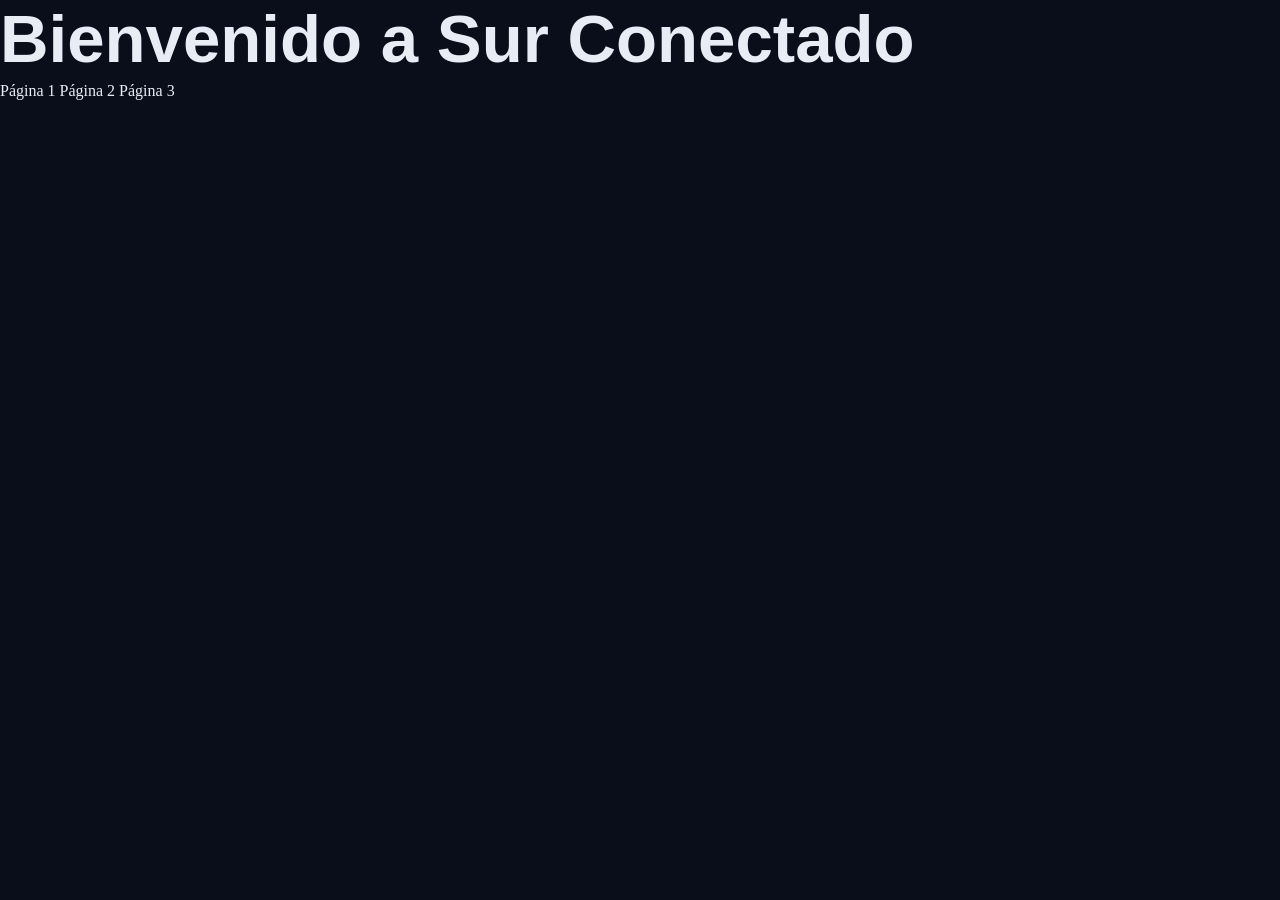
<file: index.html>
<!DOCTYPE html>
<html lang="es">
<head>
    <link rel="stylesheet" href="css/estilo.css">
    <meta charset="UTF-8">
    <meta name="viewport" content="width=device-width, initial-scale=1.0">
    <title>Sur Conectado</title>
</head>
<body>

    <h1>Bienvenido a Sur Conectado</h1>

    <nav>
        <a href="paginas/contacto.html">Página 1</a>
        <a href="paginas/servicios.html">Página 2</a>
        <a href="paginas/contacto.html">Página 3</a>
    </nav>

</body>
</html>
</file>
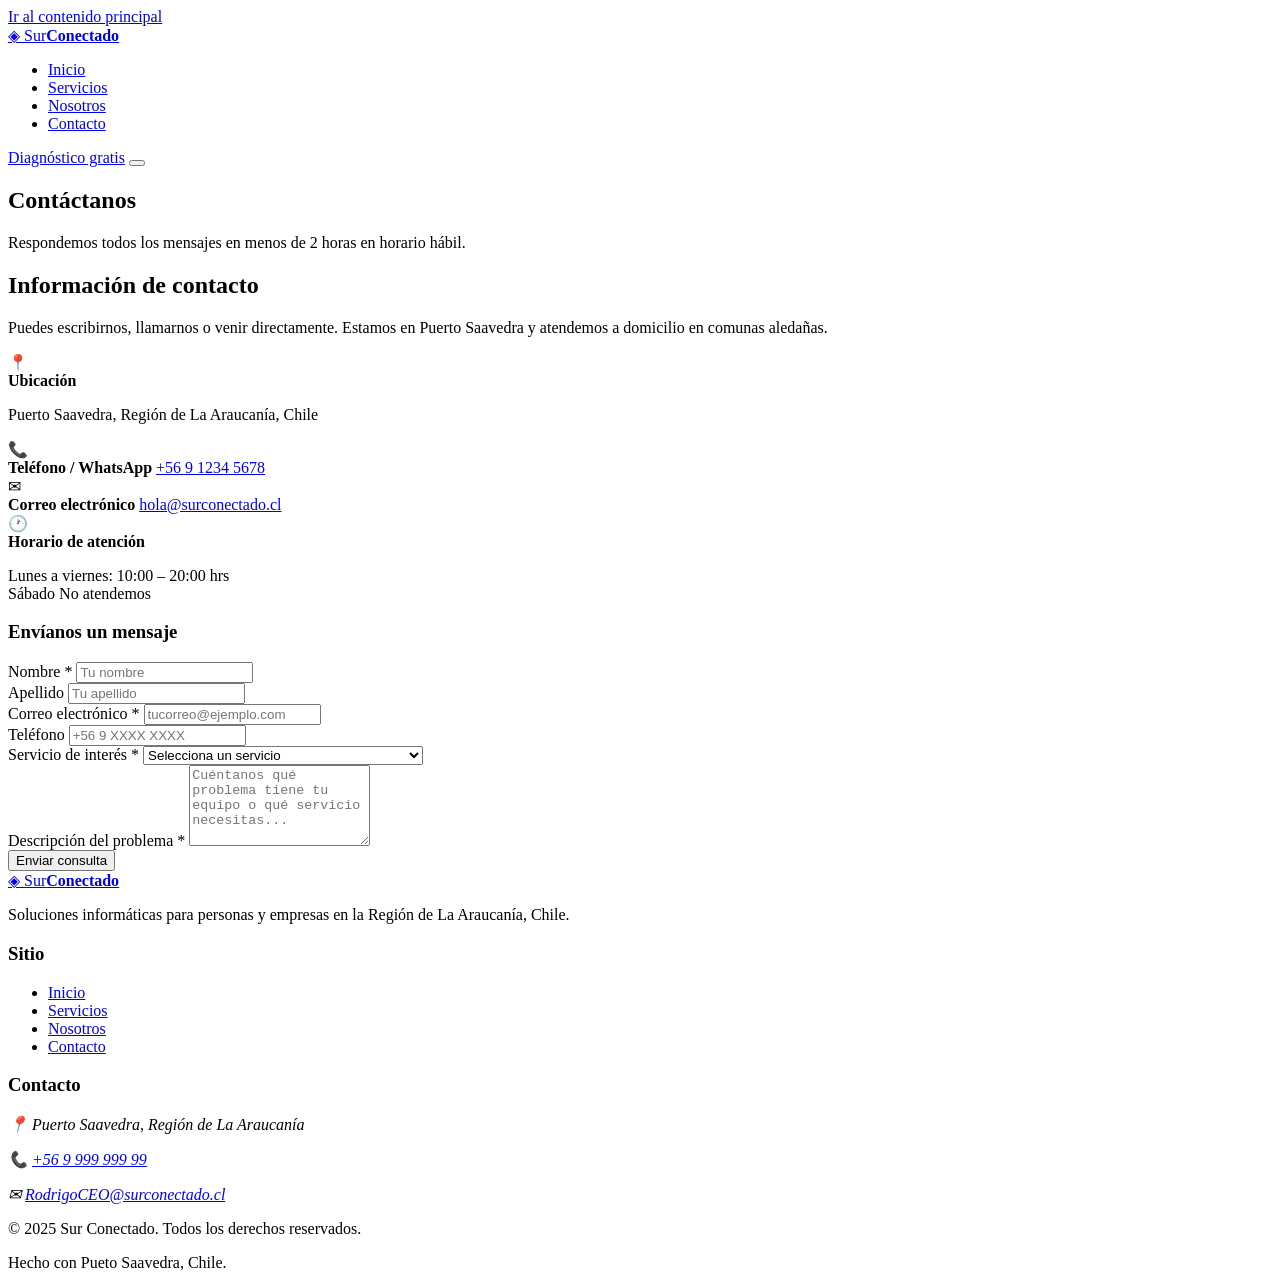
<file: contacto.html>
<!DOCTYPE html>
<html lang="es">
<head>
  <meta charset="UTF-8" />
  <meta name="viewport" content="width=device-width, initial-scale=1.0" />
  <meta name="description" content= "Contacta a Sur Conectado para soporte técnico, reparaciones y consultas en Puerto Saavedra, La Araucanía." />
  <title>Contacto | Sur Conectado</title>
</head>
<body>

  <a href="#main-content" class="skip-link">Ir al contenido principal</a>

  <header class="site-header" role="banner">
    <div class="container header-inner">
      <a href="../index.html" class="logo" aria-label="Sur Conectado | Inicio">
        <span class="logo-icon" aria-hidden="true">◈</span>
        <span class="logo-text">Sur<strong>Conectado</strong></span>
      </a>
      <nav class="main-nav" aria-label="Navegación principal">
        <ul role="list">
          <li><a href="../index.html" class="nav-link">Inicio</a></li>
          <li><a href="servicios.html" class="nav-link">Servicios</a></li>
          <li><a href="nosotros.html" class="nav-link">Nosotros</a></li>
          <li><a href="contacto.html" class="nav-link active" aria-current="page">Contacto</a></li>
        </ul>
      </nav>
      <a href="contacto.html" class="btn btn-primary">Diagnóstico gratis</a>
      <button class="nav-toggle" aria-expanded="false" aria-controls="mobile-menu" aria-label="Abrir menú de navegación">
        <span></span><span></span><span></span>
      </button>
    </div>
    <div class="mobile-menu" id="mobile-menu" hidden>
      <ul role="list">
        <li><a href="../index.html" class="nav-link">Inicio</a></li>
        <li><a href="servicios.html" class="nav-link">Servicios</a></li>
        <li><a href="nosotros.html" class="nav-link">Nosotros</a></li>
        <li><a href="contacto.html" class="nav-link">Contacto</a></li>
      </ul>
    </div>
  </header>

  <main id="main-content">

    <section class="page-hero" aria-labelledby="page-title">
      <div class="container">
        <h1 id="page-title">Contáctanos</h1>
        <p>Respondemos todos los mensajes en menos de 2 horas en horario hábil.</p>
      </div>
    </section>

    <section class="contact-section" aria-labelledby="contact-heading">
      <div class="container contact-grid">

        <!-- Información de contacto -->
        <div class="contact-info">
          <h2 id="contact-heading">Información de contacto</h2>
          <p>Puedes escribirnos, llamarnos o venir directamente. Estamos en Puerto Saavedra y atendemos a domicilio en comunas aledañas.</p>

          <div class="contact-details" role="list">
            <div class="contact-item" role="listitem">
              <div class="c-icon" aria-hidden="true">📍</div>
              <div>
                <strong>Ubicación</strong>
                <p>Puerto Saavedra, Región de La Araucanía, Chile</p>
              </div>
            </div>
            <div class="contact-item" role="listitem">
              <div class="c-icon" aria-hidden="true">📞</div>
              <div>
                <strong>Teléfono / WhatsApp</strong>
                <a href="tel:+56912345678">+56 9 1234 5678</a>
              </div>
            </div>
            <div class="contact-item" role="listitem">
              <div class="c-icon" aria-hidden="true">✉</div>
              <div>
                <strong>Correo electrónico</strong>
                <a href="mailto:hola@surconectado.cl">hola@surconectado.cl</a>
              </div>
            </div>
            <div class="contact-item" role="listitem">
              <div class="c-icon" aria-hidden="true">🕐</div>
              <div>
                <strong>Horario de atención</strong>
                <p>Lunes a viernes: 10:00 – 20:00 hrs<br />Sábado No atendemos </p>
              </div>
            </div>
          </div>
        </div>

        <!-- Formulario -->
        <div class="contact-form-wrap" role="region" aria-labelledby="form-title">
          <h3 id="form-title">Envíanos un mensaje</h3>

          <form action="#" method="post" novalidate aria-label="Formulario de contacto">
            <div class="form-row">
              <div class="form-group">
                <label for="nombre">Nombre <span aria-hidden="true">*</span><span class="sr-only">(obligatorio)</span></label>
                <input
                  type="text"
                  id="nombre"
                  name="nombre"
                  placeholder="Tu nombre"
                  required
                  autocomplete="given-name"
                />
              </div>
              <div class="form-group">
                <label for="apellido">Apellido</label>
                <input
                  type="text"
                  id="apellido"
                  name="apellido"
                  placeholder="Tu apellido"
                  autocomplete="family-name"
                />
              </div>
            </div>

            <div class="form-group">
              <label for="email">Correo electrónico <span aria-hidden="true">*</span><span class="sr-only">(obligatorio)</span></label>
              <input
                type="email"
                id="email"
                name="email"
                placeholder="tucorreo@ejemplo.com"
                required
                autocomplete="email"
              />
            </div>

            <div class="form-group">
              <label for="telefono">Teléfono</label>
              <input
                type="tel"
                id="telefono"
                name="telefono"
                placeholder="+56 9 XXXX XXXX"
                autocomplete="tel"
              />
            </div>

            <div class="form-group">
              <label for="servicio">Servicio de interés <span aria-hidden="true">*</span><span class="sr-only">(obligatorio)</span></label>
              <select id="servicio" name="servicio" required>
                <option value="" disabled selected>Selecciona un servicio</option>
                <option value="reparacion">Reparación de PC / Notebook</option>
                <option value="redes">Instalación de redes/Camaras de seguridad</option>
                <option value="seguridad">Seguridad y antivirus</option>
                <option value="remoto">Soporte técnico remoto</option>
                <option value="otro">Otro</option>
              </select>
            </div>

            <div class="form-group">
              <label for="mensaje">Descripción del problema <span aria-hidden="true">*</span><span class="sr-only">(obligatorio)</span></label>
              <textarea
                id="mensaje"
                name="mensaje"
                placeholder="Cuéntanos qué problema tiene tu equipo o qué servicio necesitas..."
                required
                rows="5"
              ></textarea>
            </div>

            <button type="submit" class="btn btn-primary btn-lg form-submit">
              Enviar consulta
            </button>
          </form>
        </div>

      </div>
    </section>

  </main>

  <!-- Clase sr-only para accesibilidad -->
  <style>
    .sr-only {
      position: absolute;
      width: 1px; height: 1px;
      padding: 0; margin: -1px;
      overflow: hidden;
      clip: rect(0,0,0,0);
      white-space: nowrap;
      border: 0;
    }
  </style>

  <footer class="site-footer" role="contentinfo">
    <div class="container footer-grid">
      <div class="footer-brand">
        <a href="../index.html" class="logo" aria-label="Sur Conectado – Inicio">
          <span class="logo-icon" aria-hidden="true">◈</span>
          <span class="logo-text">Sur<strong>Conectado</strong></span>
        </a>
        <p>Soluciones informáticas para personas y empresas en la Región de La Araucanía, Chile.</p>
      </div>
      <nav class="footer-nav" aria-label="Navegación del pie de página">
        <h3>Sitio</h3>
        <ul role="list">
          <li><a href="../index.html">Inicio</a></li>
          <li><a href="servicios.html">Servicios</a></li>
          <li><a href="nosotros.html">Nosotros</a></li>
          <li><a href="contacto.html">Contacto</a></li>
        </ul>
      </nav>
      <div class="footer-contact">
        <h3>Contacto</h3>
        <address>
          <p>📍 Puerto Saavedra, Región de La Araucanía</p>
          <p>📞 <a href="tel:+56912345678">+56 9 999 999 99</a></p>
          <p>✉ <a href="mailto:hola@surconectado.cl">RodrigoCEO@surconectado.cl</a></p>
        </address>
      </div>
    </div>
    <div class="footer-bottom">
      <div class="container">
        <p>© 2025 Sur Conectado. Todos los derechos reservados.</p>
        <p>Hecho con Pueto Saavedra, Chile.</p>
      </div>
    </div>
  </footer>

  <script>
    const toggle = document.querySelector('.nav-toggle');
    const menu = document.getElementById('mobile-menu');
    if (toggle && menu) {
      toggle.addEventListener('click', () => {
        const expanded = toggle.getAttribute('aria-expanded') === 'true';
        toggle.setAttribute('aria-expanded', String(!expanded));
        menu.hidden = expanded;
      });
    }
  </script>
</body>
</html>
</file>
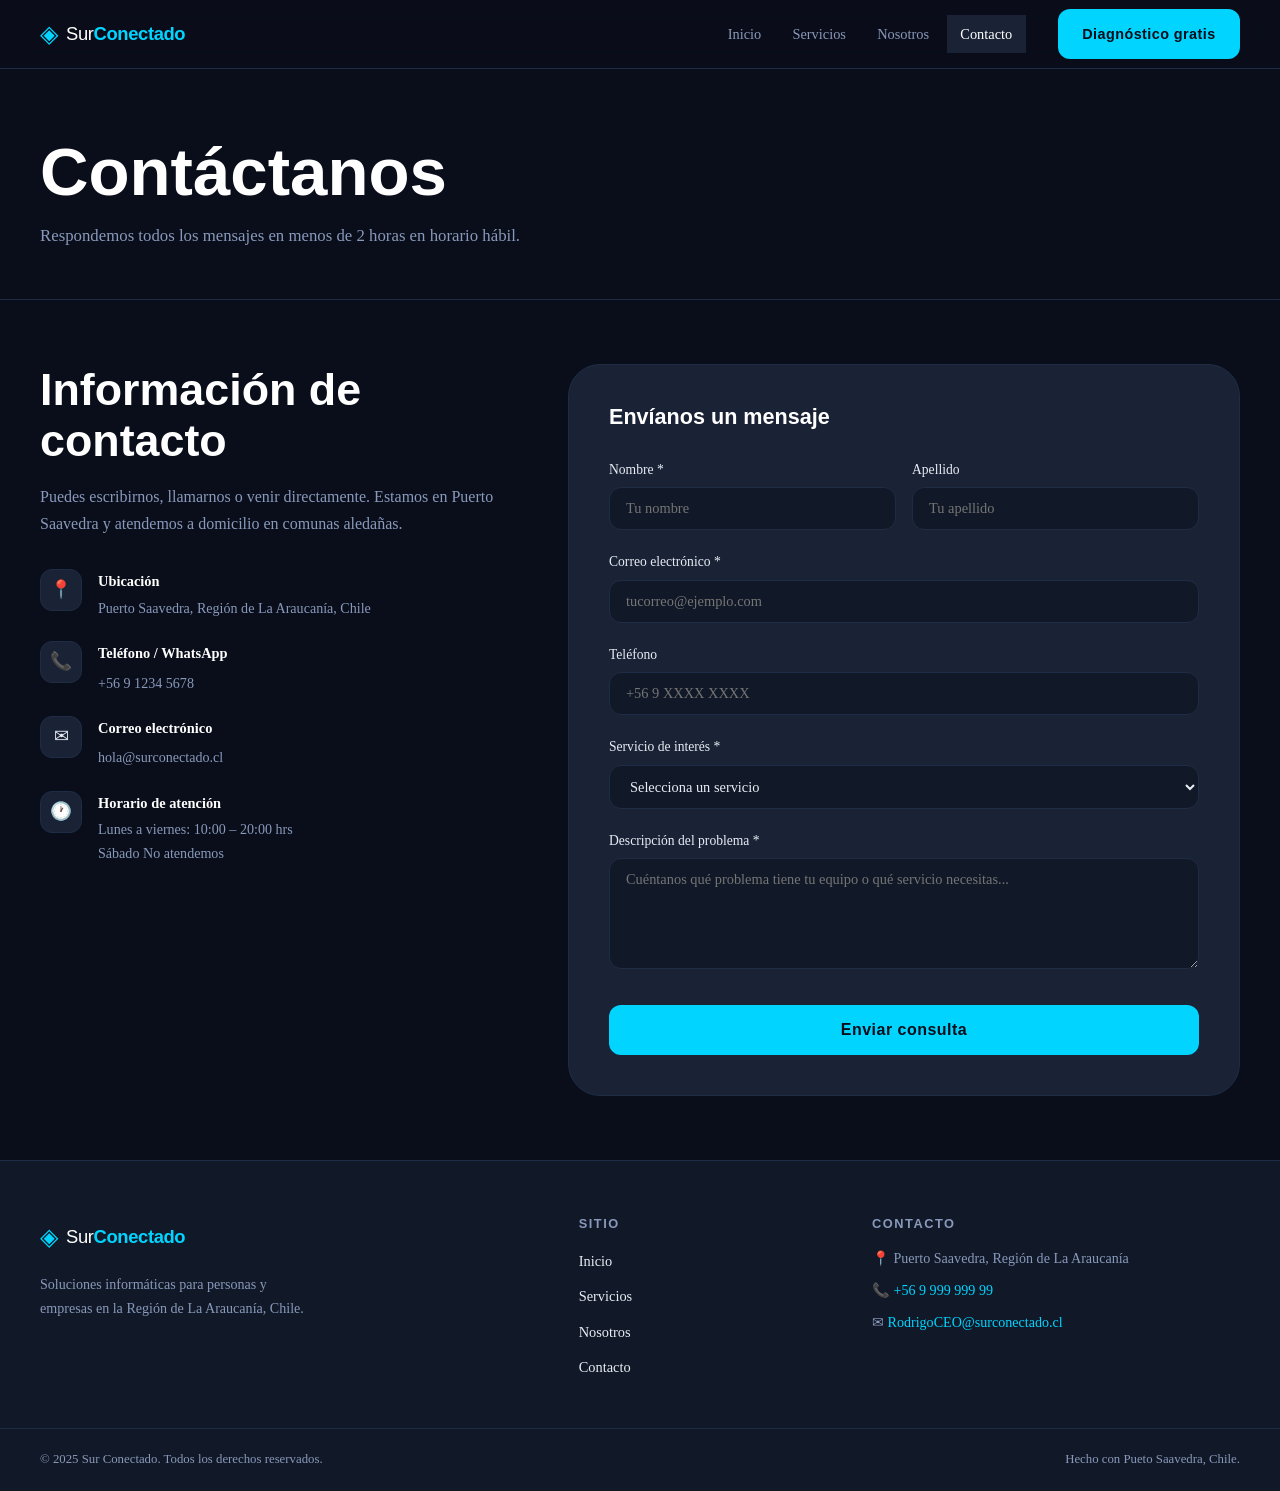
<file: paginas/contacto.html>
<!DOCTYPE html>
<html lang="es">
<head>
  <link rel="stylesheet" href="../css/estilo.css">
  <meta charset="UTF-8" />
  <meta name="viewport" content="width=device-width, initial-scale=1.0" />
  <meta name="description" content= "Contacta a Sur Conectado para soporte técnico, reparaciones y consultas en Puerto Saavedra, La Araucanía." />
  <title>Contacto | Sur Conectado</title>
</head>
<body>

  <a href="#main-content" class="skip-link">Ir al contenido principal</a>

  <header class="site-header" role="banner">
    <div class="container header-inner">
      <a href="../index.html" class="logo" aria-label="Sur Conectado | Inicio">
        <span class="logo-icon" aria-hidden="true">◈</span>
        <span class="logo-text">Sur<strong>Conectado</strong></span>
      </a>
      <nav class="main-nav" aria-label="Navegación principal">
        <ul role="list">
          <li><a href="../index.html" class="nav-link">Inicio</a></li>
          <li><a href="servicios.html" class="nav-link">Servicios</a></li>
          <li><a href="nosotros.html" class="nav-link">Nosotros</a></li>
          <li><a href="contacto.html" class="nav-link active" aria-current="page">Contacto</a></li>
        </ul>
      </nav>
      <a href="contacto.html" class="btn btn-primary">Diagnóstico gratis</a>
      <button class="nav-toggle" aria-expanded="false" aria-controls="mobile-menu" aria-label="Abrir menú de navegación">
        <span></span><span></span><span></span>
      </button>
    </div>
    <div class="mobile-menu" id="mobile-menu" hidden>
      <ul role="list">
        <li><a href="../index.html" class="nav-link">Inicio</a></li>
        <li><a href="servicios.html" class="nav-link">Servicios</a></li>
        <li><a href="nosotros.html" class="nav-link">Nosotros</a></li>
        <li><a href="contacto.html" class="nav-link">Contacto</a></li>
      </ul>
    </div>
  </header>

  <main id="main-content">

    <section class="page-hero" aria-labelledby="page-title">
      <div class="container">
        <h1 id="page-title">Contáctanos</h1>
        <p>Respondemos todos los mensajes en menos de 2 horas en horario hábil.</p>
      </div>
    </section>

    <section class="contact-section" aria-labelledby="contact-heading">
      <div class="container contact-grid">

        <!-- Información de contacto -->
        <div class="contact-info">
          <h2 id="contact-heading">Información de contacto</h2>
          <p>Puedes escribirnos, llamarnos o venir directamente. Estamos en Puerto Saavedra y atendemos a domicilio en comunas aledañas.</p>

          <div class="contact-details" role="list">
            <div class="contact-item" role="listitem">
              <div class="c-icon" aria-hidden="true">📍</div>
              <div>
                <strong>Ubicación</strong>
                <p>Puerto Saavedra, Región de La Araucanía, Chile</p>
              </div>
            </div>
            <div class="contact-item" role="listitem">
              <div class="c-icon" aria-hidden="true">📞</div>
              <div>
                <strong>Teléfono / WhatsApp</strong>
                <a href="tel:+56912345678">+56 9 1234 5678</a>
              </div>
            </div>
            <div class="contact-item" role="listitem">
              <div class="c-icon" aria-hidden="true">✉</div>
              <div>
                <strong>Correo electrónico</strong>
                <a href="mailto:hola@surconectado.cl">hola@surconectado.cl</a>
              </div>
            </div>
            <div class="contact-item" role="listitem">
              <div class="c-icon" aria-hidden="true">🕐</div>
              <div>
                <strong>Horario de atención</strong>
                <p>Lunes a viernes: 10:00 – 20:00 hrs<br />Sábado No atendemos </p>
              </div>
            </div>
          </div>
        </div>

        <!-- Formulario -->
        <div class="contact-form-wrap" role="region" aria-labelledby="form-title">
          <h3 id="form-title">Envíanos un mensaje</h3>

          <form action="#" method="post" novalidate aria-label="Formulario de contacto">
            <div class="form-row">
              <div class="form-group">
                <label for="nombre">Nombre <span aria-hidden="true">*</span><span class="sr-only">(obligatorio)</span></label>
                <input
                  type="text"
                  id="nombre"
                  name="nombre"
                  placeholder="Tu nombre"
                  required
                  autocomplete="given-name"
                />
              </div>
              <div class="form-group">
                <label for="apellido">Apellido</label>
                <input
                  type="text"
                  id="apellido"
                  name="apellido"
                  placeholder="Tu apellido"
                  autocomplete="family-name"
                />
              </div>
            </div>

            <div class="form-group">
              <label for="email">Correo electrónico <span aria-hidden="true">*</span><span class="sr-only">(obligatorio)</span></label>
              <input
                type="email"
                id="email"
                name="email"
                placeholder="tucorreo@ejemplo.com"
                required
                autocomplete="email"
              />
            </div>

            <div class="form-group">
              <label for="telefono">Teléfono</label>
              <input
                type="tel"
                id="telefono"
                name="telefono"
                placeholder="+56 9 XXXX XXXX"
                autocomplete="tel"
              />
            </div>

            <div class="form-group">
              <label for="servicio">Servicio de interés <span aria-hidden="true">*</span><span class="sr-only">(obligatorio)</span></label>
              <select id="servicio" name="servicio" required>
                <option value="" disabled selected>Selecciona un servicio</option>
                <option value="reparacion">Reparación de PC / Notebook</option>
                <option value="redes">Instalación de redes/Camaras de seguridad</option>
                <option value="seguridad">Seguridad y antivirus</option>
                <option value="remoto">Soporte técnico remoto</option>
                <option value="otro">Otro</option>
              </select>
            </div>

            <div class="form-group">
              <label for="mensaje">Descripción del problema <span aria-hidden="true">*</span><span class="sr-only">(obligatorio)</span></label>
              <textarea
                id="mensaje"
                name="mensaje"
                placeholder="Cuéntanos qué problema tiene tu equipo o qué servicio necesitas..."
                required
                rows="5"
              ></textarea>
            </div>

            <button type="submit" class="btn btn-primary btn-lg form-submit">
              Enviar consulta
            </button>
          </form>
        </div>

      </div>
    </section>

  </main>

  <!-- Clase sr-only para accesibilidad -->
  <style>
    .sr-only {
      position: absolute;
      width: 1px; height: 1px;
      padding: 0; margin: -1px;
      overflow: hidden;
      clip: rect(0,0,0,0);
      white-space: nowrap;
      border: 0;
    }
  </style>

  <footer class="site-footer" role="contentinfo">
    <div class="container footer-grid">
      <div class="footer-brand">
        <a href="../index.html" class="logo" aria-label="Sur Conectado – Inicio">
          <span class="logo-icon" aria-hidden="true">◈</span>
          <span class="logo-text">Sur<strong>Conectado</strong></span>
        </a>
        <p>Soluciones informáticas para personas y empresas en la Región de La Araucanía, Chile.</p>
      </div>
      <nav class="footer-nav" aria-label="Navegación del pie de página">
        <h3>Sitio</h3>
        <ul role="list">
          <li><a href="../index.html">Inicio</a></li>
          <li><a href="servicios.html">Servicios</a></li>
          <li><a href="nosotros.html">Nosotros</a></li>
          <li><a href="contacto.html">Contacto</a></li>
        </ul>
      </nav>
      <div class="footer-contact">
        <h3>Contacto</h3>
        <address>
          <p>📍 Puerto Saavedra, Región de La Araucanía</p>
          <p>📞 <a href="tel:+56912345678">+56 9 999 999 99</a></p>
          <p>✉ <a href="mailto:hola@surconectado.cl">RodrigoCEO@surconectado.cl</a></p>
        </address>
      </div>
    </div>
    <div class="footer-bottom">
      <div class="container">
        <p>© 2025 Sur Conectado. Todos los derechos reservados.</p>
        <p>Hecho con Pueto Saavedra, Chile.</p>
      </div>
    </div>
  </footer>

  <script>
    const toggle = document.querySelector('.nav-toggle');
    const menu = document.getElementById('mobile-menu');
    if (toggle && menu) {
      toggle.addEventListener('click', () => {
        const expanded = toggle.getAttribute('aria-expanded') === 'true';
        toggle.setAttribute('aria-expanded', String(!expanded));
        menu.hidden = expanded;
      });
    }
  </script>
</body>
</html>
</file>
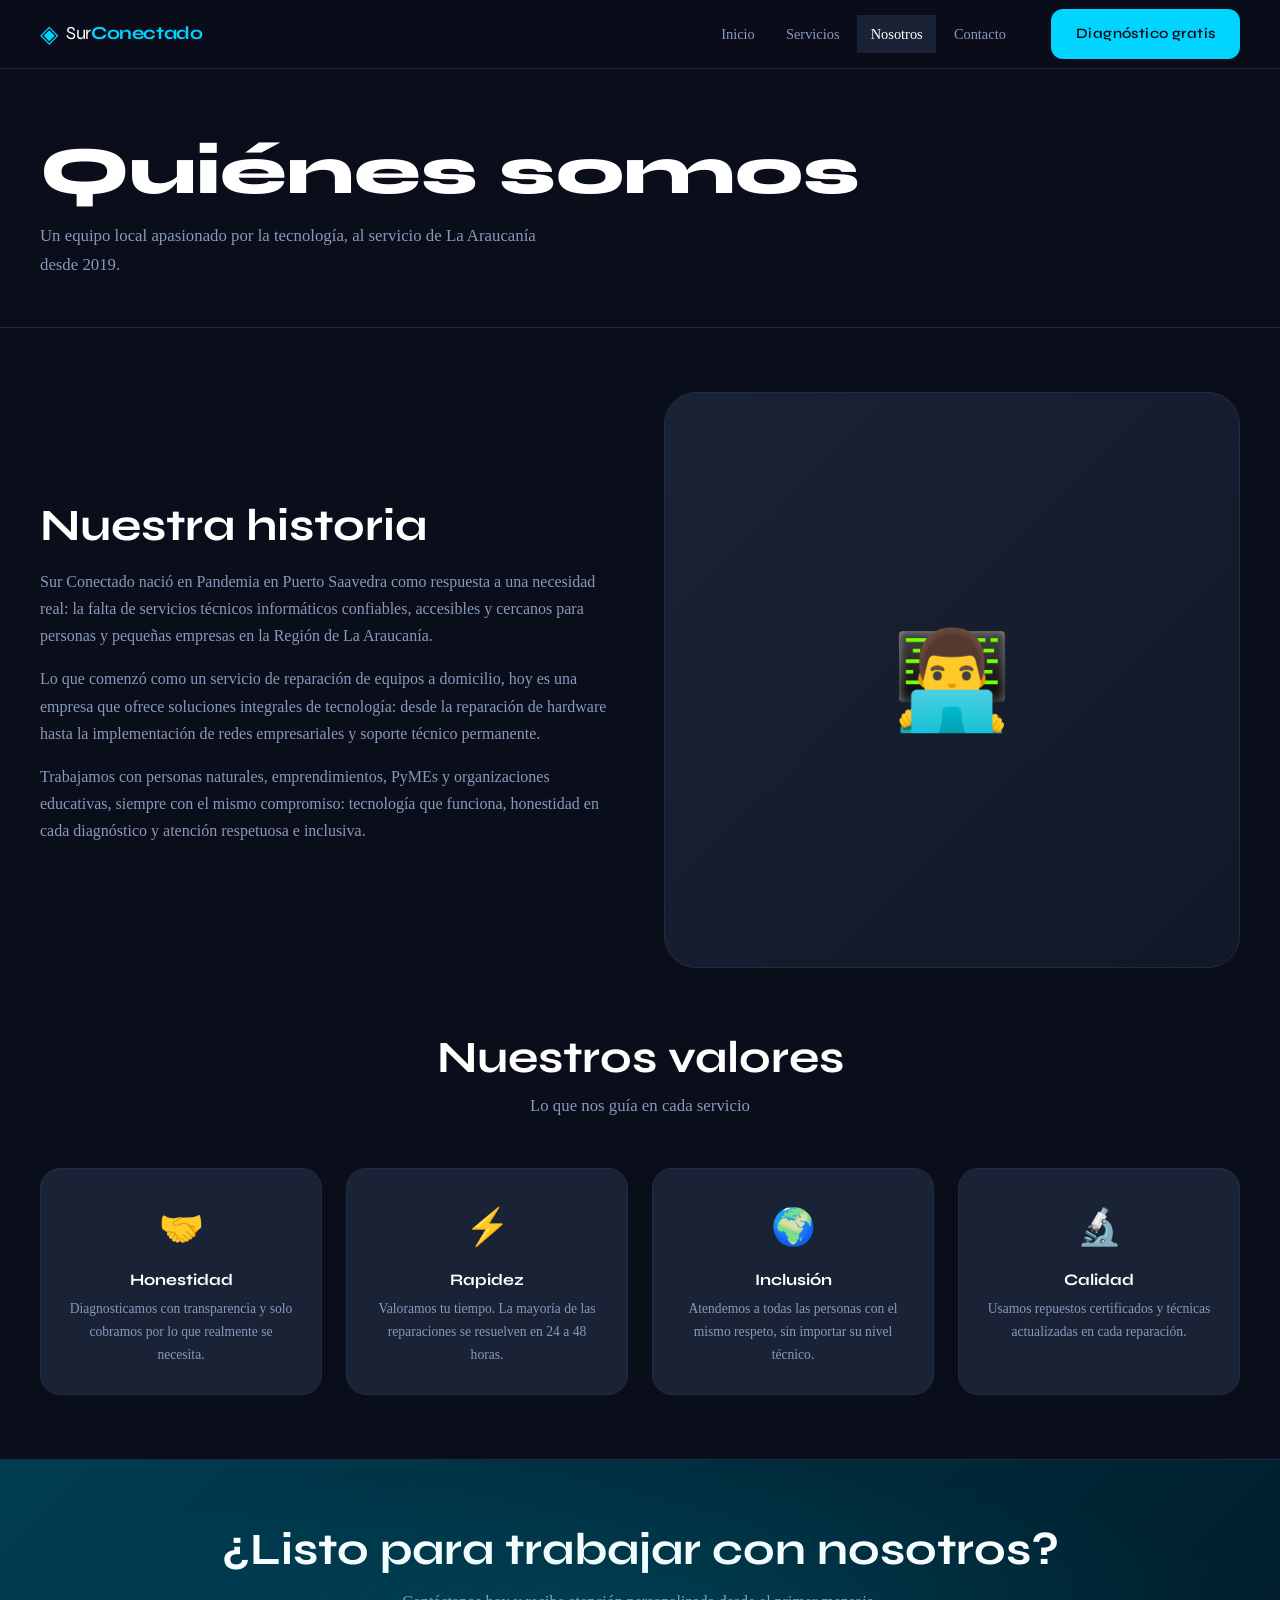
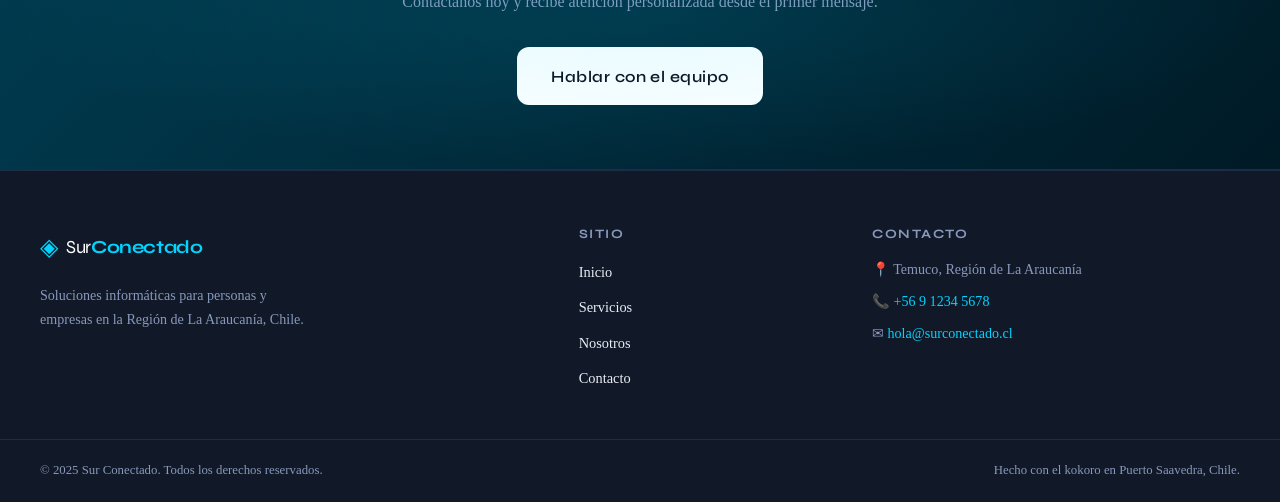
<file: paginas/nosotros.html>
<!DOCTYPE html>
<html lang="es">
<head>
  <meta charset="UTF-8" />
  <meta name="viewport" content="width=device-width, initial-scale=1.0" />
  <meta name="description" content="Conoce al equipo de Sur Conectado, empresa local de soluciones informáticas en Temuco, La Araucanía." />
  <title>Nosotros | Sur Conectado</title>
  <link rel="stylesheet" href="../css/estilo.css" />
  <link rel="preconnect" href="https://fonts.googleapis.com" />
  <link rel="preconnect" href="https://fonts.gstatic.com" crossorigin />
  <link href="https://fonts.googleapis.com/css2?family=Syne:wght@400;600;700;800&family=DM+Sans:ital,opsz,wght@0,9..40,300;0,9..40,400;0,9..40,500;1,9..40,300&display=swap" rel="stylesheet" />
</head>
<body>

  <a href="#main-content" class="skip-link">Ir al contenido principal</a>

  <header class="site-header" role="banner">
    <div class="container header-inner">
      <a href="../index.html" class="logo" aria-label="Sur Conectado – Inicio">
        <span class="logo-icon" aria-hidden="true">◈</span>
        <span class="logo-text">Sur<strong>Conectado</strong></span>
      </a>
      <nav class="main-nav" aria-label="Navegación principal">
        <ul role="list">
          <li><a href="../index.html" class="nav-link">Inicio</a></li>
          <li><a href="servicios.html" class="nav-link">Servicios</a></li>
          <li><a href="nosotros.html" class="nav-link active" aria-current="page">Nosotros</a></li>
          <li><a href="contacto.html" class="nav-link">Contacto</a></li>
        </ul>
      </nav>
      <a href="contacto.html" class="btn btn-primary">Diagnóstico gratis</a>
      <button class="nav-toggle" aria-expanded="false" aria-controls="mobile-menu" aria-label="Abrir menú de navegación">
        <span></span><span></span><span></span>
      </button>
    </div>
    <div class="mobile-menu" id="mobile-menu" hidden>
      <ul role="list">
        <li><a href="../index.html" class="nav-link">Inicio</a></li>
        <li><a href="servicios.html" class="nav-link">Servicios</a></li>
        <li><a href="nosotros.html" class="nav-link">Nosotros</a></li>
        <li><a href="contacto.html" class="nav-link">Contacto</a></li>
      </ul>
    </div>
  </header>

  <main id="main-content">

    <section class="page-hero" aria-labelledby="page-title">
      <div class="container">
        <h1 id="page-title">Quiénes somos</h1>
        <p>Un equipo local apasionado por la tecnología, al servicio de La Araucanía desde 2019.</p>
      </div>
    </section>

    <section class="about-section" aria-labelledby="about-title">
      <div class="container">

        <div class="about-intro">
          <div>
            <h2 id="about-title">Nuestra historia</h2>
            <p>Sur Conectado nació en Pandemia  en Puerto Saavedra como respuesta a una necesidad real: la falta de servicios técnicos informáticos confiables, accesibles y cercanos para personas y pequeñas empresas en la Región de La Araucanía.</p>
            <p>Lo que comenzó como un servicio de reparación de equipos a domicilio, hoy es una empresa que ofrece soluciones integrales de tecnología: desde la reparación de hardware hasta la implementación de redes empresariales y soporte técnico permanente.</p>
            <p>Trabajamos con personas naturales, emprendimientos, PyMEs y organizaciones educativas, siempre con el mismo compromiso: tecnología que funciona, honestidad en cada diagnóstico y atención respetuosa e inclusiva.</p>
          </div>
          <div class="about-img-placeholder" role="img" aria-label="Equipo de Sur Conectado trabajando en Temuco">
            👨‍💻
          </div>
        </div>

        <!-- Valores -->
        <header class="section-header">
          <h2>Nuestros valores</h2>
          <p>Lo que nos guía en cada servicio</p>
        </header>

        <div class="values-grid" role="list">
          <article class="value-card" role="listitem" aria-labelledby="val-1">
            <div class="v-icon" aria-hidden="true">🤝</div>
            <h3 id="val-1">Honestidad</h3>
            <p>Diagnosticamos con transparencia y solo cobramos por lo que realmente se necesita.</p>
          </article>
          <article class="value-card" role="listitem" aria-labelledby="val-2">
            <div class="v-icon" aria-hidden="true">⚡</div>
            <h3 id="val-2">Rapidez</h3>
            <p>Valoramos tu tiempo. La mayoría de las reparaciones se resuelven en 24 a 48 horas.</p>
          </article>
          <article class="value-card" role="listitem" aria-labelledby="val-3">
            <div class="v-icon" aria-hidden="true">🌍</div>
            <h3 id="val-3">Inclusión</h3>
            <p>Atendemos a todas las personas con el mismo respeto, sin importar su nivel técnico.</p>
          </article>
          <article class="value-card" role="listitem" aria-labelledby="val-4">
            <div class="v-icon" aria-hidden="true">🔬</div>
            <h3 id="val-4">Calidad</h3>
            <p>Usamos repuestos certificados y técnicas actualizadas en cada reparación.</p>
          </article>
        </div>

      </div>
    </section>

    <section class="cta-band" aria-labelledby="cta-ab-title">
      <div class="container">
        <h2 id="cta-ab-title">¿Listo para trabajar con nosotros?</h2>
        <p>Contáctanos hoy y recibe atención personalizada desde el primer mensaje.</p>
        <a href="contacto.html" class="btn btn-white btn-lg">Hablar con el equipo</a>
      </div>
    </section>

  </main>

  <footer class="site-footer" role="contentinfo">
    <div class="container footer-grid">
      <div class="footer-brand">
        <a href="../index.html" class="logo" aria-label="Sur Conectado – Inicio">
          <span class="logo-icon" aria-hidden="true">◈</span>
          <span class="logo-text">Sur<strong>Conectado</strong></span>
        </a>
        <p>Soluciones informáticas para personas y empresas en la Región de La Araucanía, Chile.</p>
      </div>
      <nav class="footer-nav" aria-label="Navegación del pie de página">
        <h3>Sitio</h3>
        <ul role="list">
          <li><a href="../index.html">Inicio</a></li>
          <li><a href="servicios.html">Servicios</a></li>
          <li><a href="nosotros.html">Nosotros</a></li>
          <li><a href="contacto.html">Contacto</a></li>
        </ul>
      </nav>
      <div class="footer-contact">
        <h3>Contacto</h3>
        <address>
          <p>📍 Temuco, Región de La Araucanía</p>
          <p>📞 <a href="tel:+56912345678">+56 9 1234 5678</a></p>
          <p>✉ <a href="SirYoyi@surconectado.cl">hola@surconectado.cl</a></p>
        </address>
      </div>
    </div>
    <div class="footer-bottom">
      <div class="container">
        <p>© 2025 Sur Conectado. Todos los derechos reservados.</p>
        <p>Hecho con el kokoro en Puerto Saavedra, Chile.</p>
      </div>
    </div>
  </footer>

  <script>
    const toggle = document.querySelector('.nav-toggle');
    const menu = document.getElementById('mobile-menu');
    if (toggle && menu) {
      toggle.addEventListener('click', () => {
        const expanded = toggle.getAttribute('aria-expanded') === 'true';
        toggle.setAttribute('aria-expanded', String(!expanded));
        menu.hidden = expanded;
      });
    }
  </script>
</body>
</html>
</file>
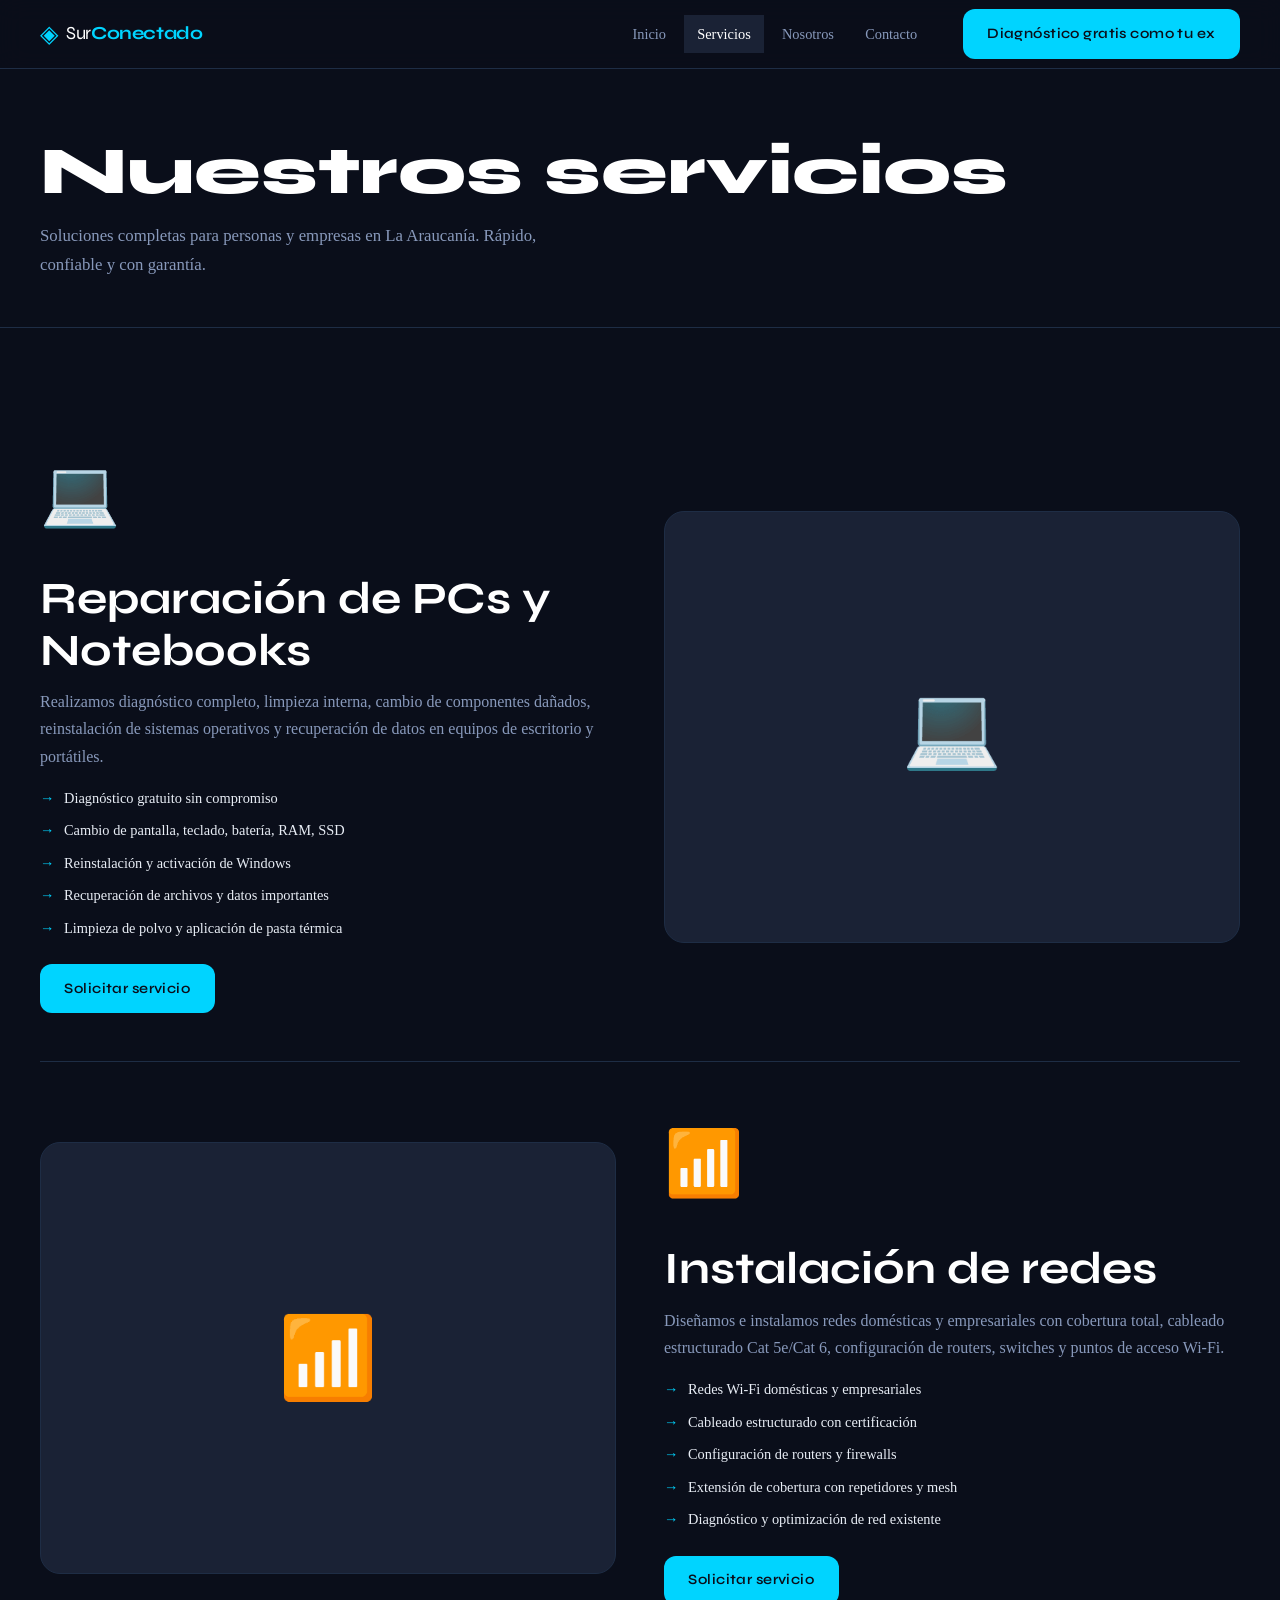
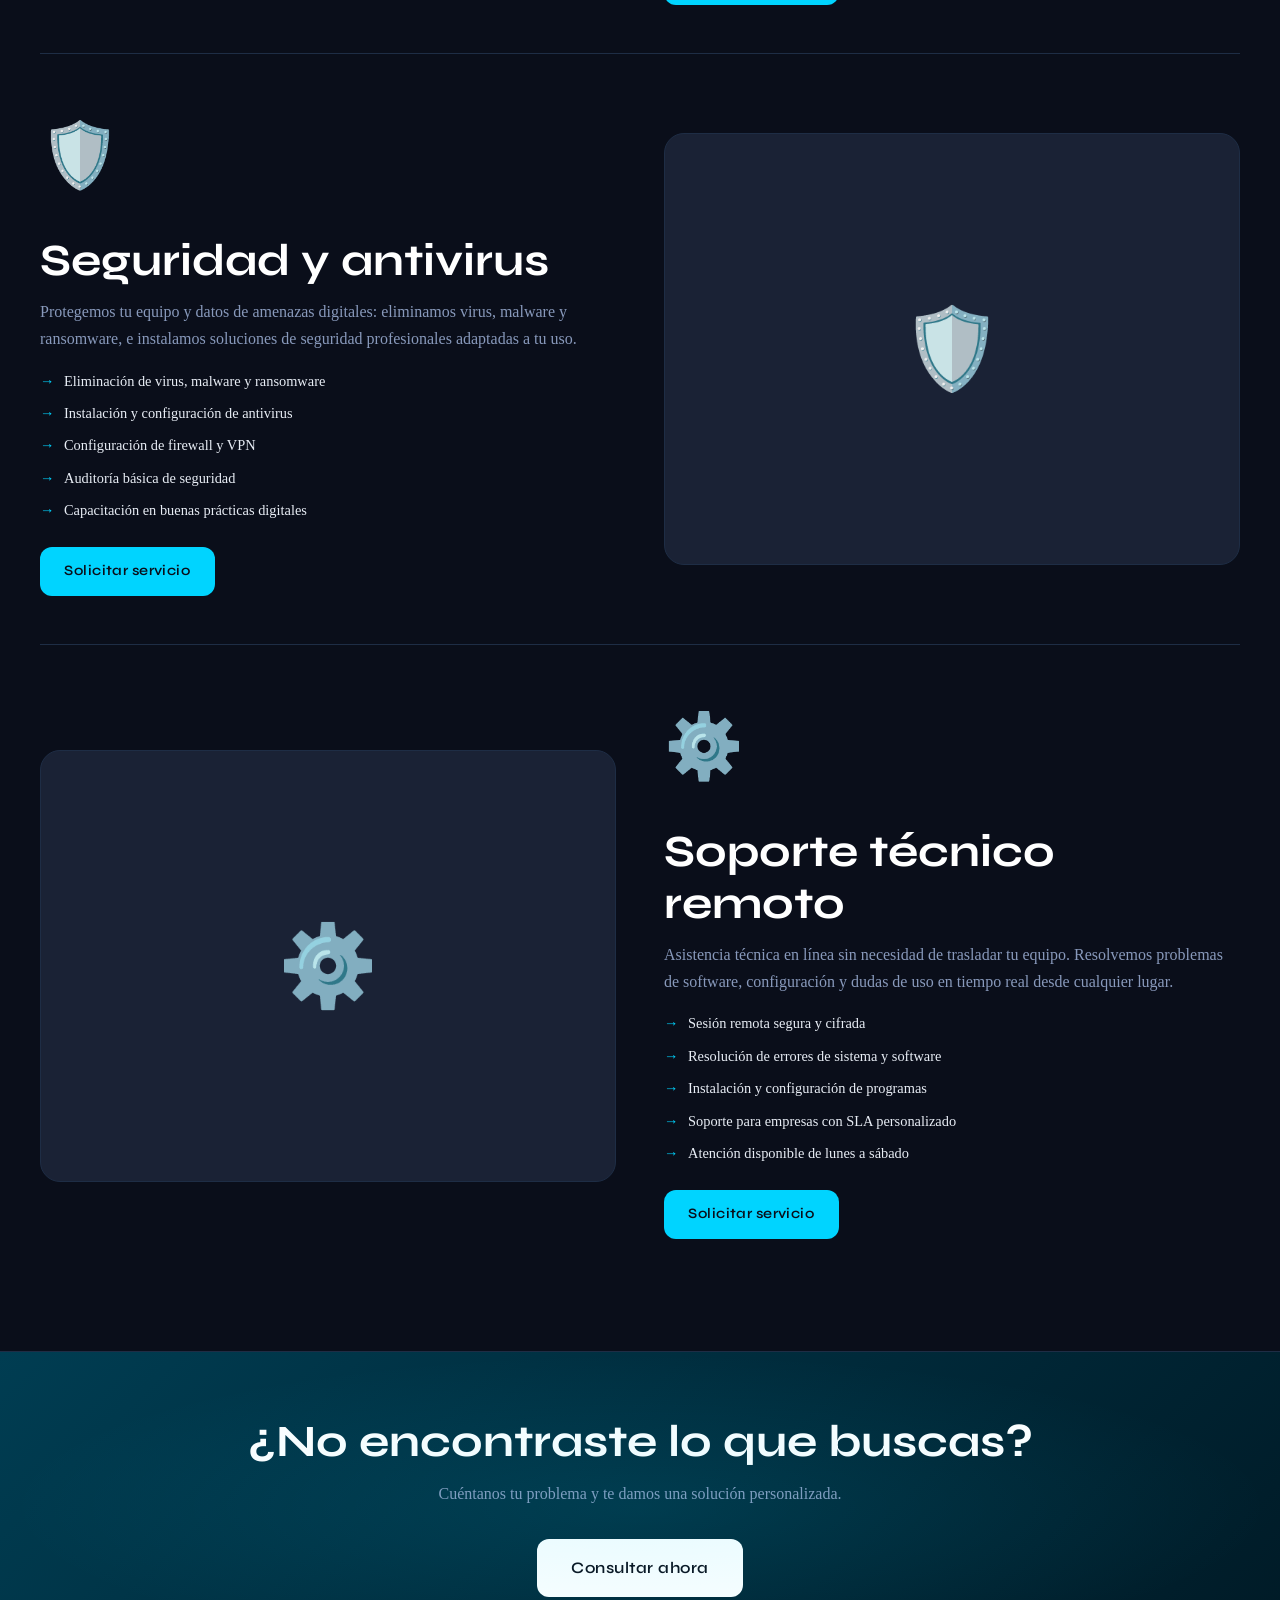
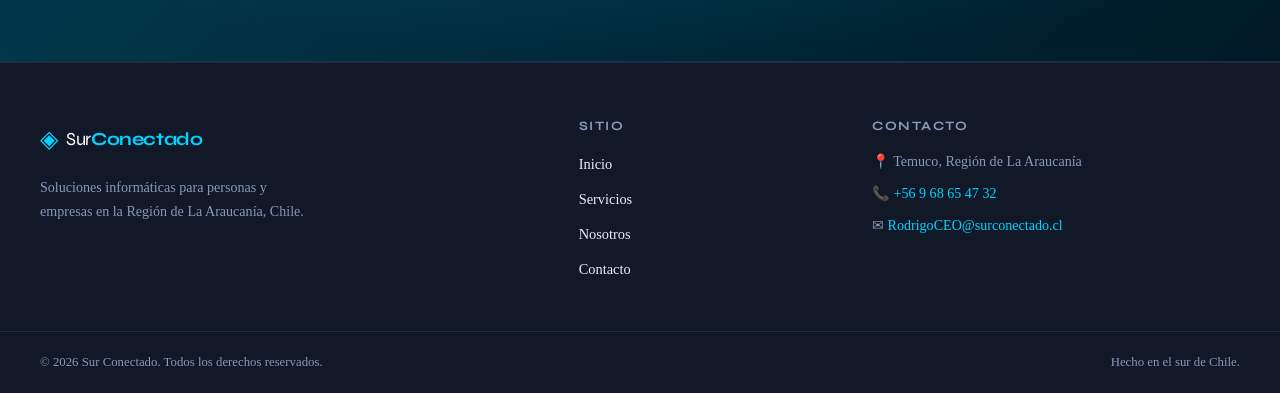
<file: paginas/servicios.html>
<!DOCTYPE html>
<html lang="es">
<head>
  <meta charset="UTF-8" />
  <meta name="viewport" content="width=device-width, initial-scale=1.0" />
  <meta name="description" content="Servicios de Sur Conectado: reparación de equipos, redes, seguridad y soporte técnico remoto en Puerto Saavedra." />
  <title>Servicios | Sur Conectado</title>
  <link rel="stylesheet" href="../css/estilo.css" />
  <link rel="preconnect" href="https://fonts.googleapis.com" />
  <link rel="preconnect" href="https://fonts.gstatic.com" crossorigin />
  <link href="https://fonts.googleapis.com/css2?family=Syne:wght@400;600;700;800&family=DM+Sans:ital,opsz,wght@0,9..40,300;0,9..40,400;0,9..40,500;1,9..40,300&display=swap" rel="stylesheet" />
</head>
<body>

  <a href="#main-content" class="skip-link">Ir al contenido principal</a>

  <header class="site-header" role="banner">
    <div class="container header-inner">
      <a href="../index.html" class="logo" aria-label="Sur Conectado – Inicio">
        <span class="logo-icon" aria-hidden="true">◈</span>
        <span class="logo-text">Sur<strong>Conectado</strong></span>
      </a>
      <nav class="main-nav" aria-label="Navegación principal">
        <ul role="list">
          <li><a href="../index.html" class="nav-link">Inicio</a></li>
          <li><a href="servicios.html" class="nav-link active" aria-current="page">Servicios</a></li>
          <li><a href="nosotros.html" class="nav-link">Nosotros</a></li>
          <li><a href="contacto.html" class="nav-link">Contacto</a></li>
        </ul>
      </nav>
      <a href="contacto.html" class="btn btn-primary">Diagnóstico gratis como tu ex</a>
      <button class="nav-toggle" aria-expanded="false" aria-controls="mobile-menu" aria-label="Abrir menú de navegación">
        <span></span><span></span><span></span>
      </button>
    </div>
    <div class="mobile-menu" id="mobile-menu" hidden>
      <ul role="list">
        <li><a href="../index.html" class="nav-link">Inicio</a></li>
        <li><a href="servicios.html" class="nav-link">Servicios</a></li>
        <li><a href="nosotros.html" class="nav-link">Nosotros</a></li>
        <li><a href="contacto.html" class="nav-link">Contacto</a></li>
      </ul>
    </div>
  </header>

  <main id="main-content">

    <section class="page-hero" aria-labelledby="page-title">
      <div class="container">
        <h1 id="page-title">Nuestros servicios</h1>
        <p>Soluciones completas para personas y empresas en La Araucanía. Rápido, confiable y con garantía.</p>
      </div>
    </section>

    <section class="services-full" aria-label="Detalle de servicios">
      <div class="container">

        <article class="service-detail" id="reparacion" aria-labelledby="svc-title-1">
          <div>
            <div class="svc-icon-lg" aria-hidden="true">💻</div>
            <h2 id="svc-title-1">Reparación de PCs y Notebooks</h2>
            <p>Realizamos diagnóstico completo, limpieza interna, cambio de componentes dañados, reinstalación de sistemas operativos y recuperación de datos en equipos de escritorio y portátiles.</p>
            <ul class="svc-features" role="list">
              <li>Diagnóstico gratuito sin compromiso</li>
              <li>Cambio de pantalla, teclado, batería, RAM, SSD</li>
              <li>Reinstalación y activación de Windows </li>
              <li>Recuperación de archivos y datos importantes</li>
              <li>Limpieza de polvo y aplicación de pasta térmica</li>
            </ul>
            <a href="contacto.html" class="btn btn-primary">Solicitar servicio</a>
          </div>
          <div class="svc-img-placeholder" role="img" aria-label="Ilustración de reparación de notebook">💻</div>
        </article>

        <article class="service-detail reverse" id="redes" aria-labelledby="svc-title-2">
          <div>
            <div class="svc-icon-lg" aria-hidden="true">📶</div>
            <h2 id="svc-title-2">Instalación de redes</h2>
            <p>Diseñamos e instalamos redes domésticas y empresariales con cobertura total, cableado estructurado Cat 5e/Cat 6, configuración de routers, switches y puntos de acceso Wi-Fi.</p>
            <ul class="svc-features" role="list">
              <li>Redes Wi-Fi domésticas y empresariales</li>
              <li>Cableado estructurado con certificación</li>
              <li>Configuración de routers y firewalls</li>
              <li>Extensión de cobertura con repetidores y mesh</li>
              <li>Diagnóstico y optimización de red existente</li>
            </ul>
            <a href="contacto.html" class="btn btn-primary">Solicitar servicio</a>
          </div>
          <div class="svc-img-placeholder" role="img" aria-label="Ilustración de instalación de red Wi-Fi">📶</div>
        </article>

        <article class="service-detail" id="seguridad" aria-labelledby="svc-title-3">
          <div>
            <div class="svc-icon-lg" aria-hidden="true">🛡️</div>
            <h2 id="svc-title-3">Seguridad y antivirus</h2>
            <p>Protegemos tu equipo y datos de amenazas digitales: eliminamos virus, malware y ransomware, e instalamos soluciones de seguridad profesionales adaptadas a tu uso.</p>
            <ul class="svc-features" role="list">
              <li>Eliminación de virus, malware y ransomware</li>
              <li>Instalación y configuración de antivirus</li>
              <li>Configuración de firewall y VPN</li>
              <li>Auditoría básica de seguridad</li>
              <li>Capacitación en buenas prácticas digitales</li>
            </ul>
            <a href="contacto.html" class="btn btn-primary">Solicitar servicio</a>
          </div>
          <div class="svc-img-placeholder" role="img" aria-label="Ilustración de seguridad informática">🛡️</div>
        </article>

        <article class="service-detail reverse" id="remoto" aria-labelledby="svc-title-4">
          <div>
            <div class="svc-icon-lg" aria-hidden="true">⚙️</div>
            <h2 id="svc-title-4">Soporte técnico remoto</h2>
            <p>Asistencia técnica en línea sin necesidad de trasladar tu equipo. Resolvemos problemas de software, configuración y dudas de uso en tiempo real desde cualquier lugar.</p>
            <ul class="svc-features" role="list">
              <li>Sesión remota segura y cifrada</li>
              <li>Resolución de errores de sistema y software</li>
              <li>Instalación y configuración de programas</li>
              <li>Soporte para empresas con SLA personalizado</li>
              <li>Atención disponible de lunes a sábado</li>
            </ul>
            <a href="contacto.html" class="btn btn-primary">Solicitar servicio</a>
          </div>
          <div class="svc-img-placeholder" role="img" aria-label="Ilustración de soporte técnico remoto">⚙️</div>
        </article>

      </div>
    </section>

    <section class="cta-band" aria-labelledby="cta-sv-title">
      <div class="container">
        <h2 id="cta-sv-title">¿No encontraste lo que buscas?</h2>
        <p>Cuéntanos tu problema y te damos una solución personalizada.</p>
        <a href="contacto.html" class="btn btn-white btn-lg">Consultar ahora</a>
      </div>
    </section>

  </main>

  <footer class="site-footer" role="contentinfo">
    <div class="container footer-grid">
      <div class="footer-brand">
        <a href="../index.html" class="logo" aria-label="Sur Conectado – Inicio">
          <span class="logo-icon" aria-hidden="true">◈</span>
          <span class="logo-text">Sur<strong>Conectado</strong></span>
        </a>
        <p>Soluciones informáticas para personas y empresas en la Región de La Araucanía, Chile.</p>
      </div>
      <nav class="footer-nav" aria-label="Navegación del pie de página">
        <h3>Sitio</h3>
        <ul role="list">
          <li><a href="../index.html">Inicio</a></li>
          <li><a href="servicios.html">Servicios</a></li>
          <li><a href="nosotros.html">Nosotros</a></li>
          <li><a href="contacto.html">Contacto</a></li>
        </ul>
      </nav>
      <div class="footer-contact">
        <h3>Contacto</h3>
        <address>
          <p>📍 Temuco, Región de La Araucanía</p>
          <p>📞 <a href="tel:+56968654732">+56 9 68 65 47 32</a></p>
          <p>✉ <a href="mailto:hola@surconectado.cl">RodrigoCEO@surconectado.cl</a></p>
        </address>
      </div>
    </div>
    <div class="footer-bottom">
      <div class="container">
        <p>© 2026 Sur Conectado. Todos los derechos reservados.</p>
        <p>Hecho en el sur de Chile.</p>
      </div>
    </div>
  </footer>

  <script>
    const toggle = document.querySelector('.nav-toggle');
    const menu = document.getElementById('mobile-menu');
    if (toggle && menu) {
      toggle.addEventListener('click', () => {
        const expanded = toggle.getAttribute('aria-expanded') === 'true';
        toggle.setAttribute('aria-expanded', String(!expanded));
        menu.hidden = expanded;
      });
    }
  </script>
</body>
</html>
</file>
<file: css/estilo.css>
/* ============================================
   SUR CONECTADO – Estilos principales
   ============================================ */

/* ── Variables ── */
:root {
  --clr-bg:        #0a0e1a;
  --clr-surface:   #111827;
  --clr-surface2:  #1a2235;
  --clr-border:    #1e2d45;
  --clr-accent:    #00d4ff;
  --clr-accent2:   #0099cc;
  --clr-accent3:   #ff6b35;
  --clr-text:      #e8edf5;
  --clr-muted:     #8899bb;
  --clr-white:     #ffffff;

  --font-display:  'Syne', sans-serif;
  --font-body:     'DM Sans', sans-serif

  --radius-sm:  6px;
  --radius-md:  12px;
  --radius-lg:  20px;
  --radius-xl:  32px;

  --shadow-card: 0 4px 24px rgba(0,0,0,0.35);
  --shadow-glow: 0 0 40px rgba(0, 212, 255, 0.12);

  --transition: 0.25s cubic-bezier(0.4, 0, 0.2, 1);
}

/* ── Reset ── */
*, *::before, *::after { box-sizing: border-box; margin: 0; padding: 0; }

html { scroll-behavior: smooth; font-size: 16px; }

body {
  background-color: var(--clr-bg);
  color: var(--clr-text);
  font-family: var(--font-body);
  font-weight: 300;
  line-height: 1.7;
  -webkit-font-smoothing: antialiased;
}

img { max-width: 100%; display: block; }
a  { color: inherit; text-decoration: none; }
ul { list-style: none; }

/* ── Skip link (accesibilidad) ── */
.skip-link {
  position: absolute;
  top: -100%;
  left: 1rem;
  background: var(--clr-accent);
  color: var(--clr-bg);
  padding: 0.5rem 1rem;
  border-radius: var(--radius-sm);
  font-weight: 700;
  z-index: 9999;
  transition: top var(--transition);
}
.skip-link:focus { top: 1rem; }

/* ── Contenedor ── */
.container {
  width: min(1200px, 100% - 2.5rem);
  margin-inline: auto;
}

/* ── Tipografía ── */
h1, h2, h3, h4 {
  font-family: var(--font-display);
  line-height: 1.15;
  font-weight: 700;
}
h1 { font-size: clamp(2.4rem, 6vw, 4.2rem); font-weight: 800; }
h2 { font-size: clamp(1.8rem, 4vw, 2.8rem); }
h3 { font-size: clamp(1.1rem, 2.5vw, 1.35rem); }

/* ── Botones ── */
.btn {
  display: inline-flex;
  align-items: center;
  gap: 0.5rem;
  padding: 0.65rem 1.4rem;
  border-radius: var(--radius-md);
  font-family: var(--font-display);
  font-weight: 600;
  font-size: 0.9rem;
  letter-spacing: 0.03em;
  border: 2px solid transparent;
  cursor: pointer;
  transition: var(--transition);
  text-decoration: none;
  white-space: nowrap;
}
.btn:focus-visible {
  outline: 3px solid var(--clr-accent);
  outline-offset: 3px;
}
.btn-lg { padding: 0.85rem 2rem; font-size: 1rem; }

.btn-primary {
  background: var(--clr-accent);
  color: var(--clr-bg);
}
.btn-primary:hover {
  background: var(--clr-accent2);
  transform: translateY(-2px);
  box-shadow: 0 8px 24px rgba(0,212,255,0.3);
}

.btn-outline {
  border-color: var(--clr-accent);
  color: var(--clr-accent);
  background: transparent;
}
.btn-outline:hover {
  background: var(--clr-accent);
  color: var(--clr-bg);
  transform: translateY(-2px);
}

.btn-white {
  background: var(--clr-white);
  color: var(--clr-bg);
}
.btn-white:hover {
  background: var(--clr-accent);
  transform: translateY(-2px);
}

/* ============================================
   HEADER
   ============================================ */
.site-header {
  position: sticky;
  top: 0;
  z-index: 100;
  background: rgba(10, 14, 26, 0.9);
  backdrop-filter: blur(12px);
  -webkit-backdrop-filter: blur(12px);
  border-bottom: 1px solid var(--clr-border);
}

.header-inner {
  display: flex;
  align-items: center;
  gap: 2rem;
  height: 68px;
}

/* Logo */
.logo {
  display: flex;
  align-items: center;
  gap: 0.5rem;
  flex-shrink: 0;
  transition: opacity var(--transition);
}
.logo:hover { opacity: 0.85; }

.logo-icon {
  font-size: 1.5rem;
  color: var(--clr-accent);
}
.logo-text {
  font-family: var(--font-display);
  font-size: 1.15rem;
  color: var(--clr-white);
  letter-spacing: -0.02em;
}
.logo-text strong { color: var(--clr-accent); }

/* Nav */
.main-nav { margin-left: auto; }
.main-nav ul {
  display: flex;
  gap: 0.25rem;
}
.nav-link {
  display: block;
  padding: 0.4rem 0.85rem;
  border-radius: var(--radius-sm);
  font-size: 0.9rem;
  font-weight: 400;
  color: var(--clr-muted);
  transition: var(--transition);
}
.nav-link:hover,
.nav-link.active {
  color: var(--clr-white);
  background: var(--clr-surface2);
}
.nav-link:focus-visible {
  outline: 2px solid var(--clr-accent);
  outline-offset: 2px;
}

/* Botón hamburguesa */
.nav-toggle {
  display: none;
  flex-direction: column;
  gap: 5px;
  background: none;
  border: none;
  cursor: pointer;
  padding: 6px;
  margin-left: auto;
  border-radius: var(--radius-sm);
}
.nav-toggle span {
  width: 22px; height: 2px;
  background: var(--clr-text);
  display: block;
  transition: var(--transition);
}
.nav-toggle:focus-visible {
  outline: 2px solid var(--clr-accent);
  outline-offset: 3px;
}

/* Menú móvil */
.mobile-menu {
  background: var(--clr-surface);
  border-top: 1px solid var(--clr-border);
  padding: 1rem;
}
.mobile-menu ul { display: flex; flex-direction: column; gap: 0.25rem; }
.mobile-menu .nav-link { font-size: 1rem; padding: 0.65rem 1rem; }

/* ============================================
   HERO
   ============================================ */
.hero {
  position: relative;
  min-height: 90vh;
  display: flex;
  align-items: center;
  overflow: hidden;
  padding-block: 6rem 4rem;
}

.hero-bg {
  position: absolute;
  inset: 0;
  pointer-events: none;
}

.hero-grid {
  position: absolute;
  inset: 0;
  background-image:
    linear-gradient(rgba(0,212,255,0.04) 1px, transparent 1px),
    linear-gradient(90deg, rgba(0,212,255,0.04) 1px, transparent 1px);
  background-size: 50px 50px;
}

.hero-blob {
  position: absolute;
  border-radius: 50%;
  filter: blur(80px);
  opacity: 0.18;
}
.blob-1 {
  width: 600px; height: 600px;
  background: var(--clr-accent);
  top: -200px; right: -100px;
  animation: float 8s ease-in-out infinite;
}
.blob-2 {
  width: 400px; height: 400px;
  background: var(--clr-accent3);
  bottom: -150px; left: -100px;
  animation: float 10s ease-in-out infinite reverse;
}

@keyframes float {
  0%, 100% { transform: translateY(0) scale(1); }
  50%       { transform: translateY(-30px) scale(1.05); }
}

.hero-content {
  position: relative;
  max-width: 780px;
  animation: fadeUp 0.8s ease both;
}

@keyframes fadeUp {
  from { opacity: 0; transform: translateY(30px); }
  to   { opacity: 1; transform: translateY(0); }
}

.hero-badge {
  display: inline-flex;
  align-items: center;
  gap: 0.5rem;
  background: var(--clr-surface2);
  border: 1px solid var(--clr-border);
  color: var(--clr-accent);
  font-size: 0.82rem;
  font-weight: 500;
  padding: 0.35rem 1rem;
  border-radius: 999px;
  margin-bottom: 1.5rem;
  letter-spacing: 0.04em;
  animation: fadeUp 0.8s 0.1s ease both;
}

.hero h1 {
  color: var(--clr-white);
  margin-bottom: 1.25rem;
  animation: fadeUp 0.8s 0.15s ease both;
}

.hero h1 .accent {
  color: var(--clr-accent);
  position: relative;
  display: inline-block;
}

.hero-desc {
  font-size: clamp(1rem, 2.2vw, 1.15rem);
  color: var(--clr-muted);
  max-width: 560px;
  margin-bottom: 2rem;
  animation: fadeUp 0.8s 0.2s ease both;
}

.hero-actions {
  display: flex;
  gap: 1rem;
  flex-wrap: wrap;
  margin-bottom: 3rem;
  animation: fadeUp 0.8s 0.25s ease both;
}

.hero-stats {
  display: flex;
  gap: 2.5rem;
  flex-wrap: wrap;
  padding-top: 2rem;
  border-top: 1px solid var(--clr-border);
  animation: fadeUp 0.8s 0.3s ease both;
}

.stat-number {
  display: block;
  font-family: var(--font-display);
  font-size: 1.75rem;
  font-weight: 800;
  color: var(--clr-accent);
  line-height: 1;
}

.stat-label {
  display: block;
  font-size: 0.82rem;
  color: var(--clr-muted);
  margin-top: 0.25rem;
}

/* ============================================
   SECCIÓN SERVICIOS
   ============================================ */
.services-preview {
  padding-block: 5rem;
  background: var(--clr-surface);
}

.section-header {
  text-align: center;
  margin-bottom: 3rem;
}
.section-header h2 { color: var(--clr-white); margin-bottom: 0.5rem; }
.section-header p  { color: var(--clr-muted); font-size: 1.05rem; }

.services-grid {
  display: grid;
  grid-template-columns: repeat(auto-fit, minmax(240px, 1fr));
  gap: 1.5rem;
}

.service-card {
  background: var(--clr-surface2);
  border: 1px solid var(--clr-border);
  border-radius: var(--radius-lg);
  padding: 2rem;
  transition: var(--transition);
  position: relative;
  overflow: hidden;
}
.service-card::before {
  content: '';
  position: absolute;
  inset: 0;
  background: linear-gradient(135deg, rgba(0,212,255,0.06) 0%, transparent 60%);
  opacity: 0;
  transition: var(--transition);
}
.service-card:hover {
  border-color: var(--clr-accent);
  transform: translateY(-4px);
  box-shadow: var(--shadow-glow);
}
.service-card:hover::before { opacity: 1; }

.service-icon {
  font-size: 2rem;
  margin-bottom: 1rem;
}
.service-card h3 {
  color: var(--clr-white);
  margin-bottom: 0.75rem;
}
.service-card p {
  font-size: 0.9rem;
  color: var(--clr-muted);
  margin-bottom: 1.25rem;
}
.card-link {
  font-family: var(--font-display);
  font-size: 0.85rem;
  font-weight: 600;
  color: var(--clr-accent);
  transition: gap var(--transition);
}
.card-link:hover { text-decoration: underline; }
.card-link:focus-visible { outline: 2px solid var(--clr-accent); border-radius: 2px; }

.section-cta { text-align: center; margin-top: 2.5rem; }

/* ============================================
   POR QUÉ ELEGIRNOS
   ============================================ */
.why-us {
  padding-block: 5rem;
}

.why-inner {
  display: grid;
  grid-template-columns: 1fr 1fr;
  gap: 4rem;
  align-items: center;
}

.why-text h2 { color: var(--clr-white); margin-bottom: 1rem; }
.why-text > p { color: var(--clr-muted); margin-bottom: 2rem; }

.why-list { display: flex; flex-direction: column; gap: 1.25rem; }
.why-list li {
  display: flex;
  gap: 1rem;
  align-items: flex-start;
}
.why-icon {
  flex-shrink: 0;
  width: 28px; height: 28px;
  background: rgba(0,212,255,0.12);
  color: var(--clr-accent);
  display: flex;
  align-items: center;
  justify-content: center;
  border-radius: 50%;
  font-size: 0.75rem;
  font-weight: 700;
  margin-top: 2px;
}
.why-list li strong { display: block; color: var(--clr-white); margin-bottom: 0.2rem; font-weight: 600; }
.why-list li p { color: var(--clr-muted); font-size: 0.88rem; }

/* Visual cards */
.why-visual {
  position: relative;
  display: flex;
  flex-direction: column;
  gap: 1.5rem;
}

.visual-card {
  background: var(--clr-surface2);
  border: 1px solid var(--clr-border);
  border-radius: var(--radius-lg);
  padding: 1.5rem;
  box-shadow: var(--shadow-card);
}
.visual-card span { font-size: 1.5rem; display: block; margin-bottom: 0.5rem; }
.visual-card p { color: var(--clr-text); font-size: 0.95rem; font-style: italic; }
.visual-card small { color: var(--clr-muted); font-size: 0.8rem; display: block; margin-top: 0.5rem; }

.vc-top { transform: rotate(-1.5deg); }
.vc-bottom { transform: rotate(1deg); }

/* ============================================
   BANDA CTA
   ============================================ */
.cta-band {
  background: linear-gradient(135deg, #003d52 0%, #001a26 100%);
  border-top: 1px solid var(--clr-border);
  border-bottom: 1px solid var(--clr-border);
  padding-block: 4rem;
  text-align: center;
  position: relative;
  overflow: hidden;
}
.cta-band::before {
  content: '';
  position: absolute;
  inset: 0;
  background: radial-gradient(ellipse at center, rgba(0,212,255,0.1) 0%, transparent 70%);
  pointer-events: none;
}
.cta-band h2 { color: var(--clr-white); margin-bottom: 0.75rem; }
.cta-band p  { color: var(--clr-muted); max-width: 480px; margin-inline: auto; margin-bottom: 2rem; }

/* ============================================
   FOOTER
   ============================================ */
.site-footer {
  background: var(--clr-surface);
  border-top: 1px solid var(--clr-border);
  padding-top: 3.5rem;
}

.footer-grid {
  display: grid;
  grid-template-columns: 2fr 1fr 1.5fr;
  gap: 3rem;
  padding-bottom: 3rem;
}

.footer-brand p {
  color: var(--clr-muted);
  font-size: 0.88rem;
  margin-top: 1rem;
  max-width: 280px;
}
.footer-brand .logo { margin-bottom: 0; }

.footer-nav h3,
.footer-contact h3 {
  font-family: var(--font-display);
  font-size: 0.8rem;
  letter-spacing: 0.12em;
  text-transform: uppercase;
  color: var(--clr-muted);
  margin-bottom: 1rem;
}
.footer-nav ul { display: flex; flex-direction: column; gap: 0.5rem; }
.footer-nav a {
  color: var(--clr-text);
  font-size: 0.9rem;
  transition: color var(--transition);
}
.footer-nav a:hover { color: var(--clr-accent); }
.footer-nav a:focus-visible { outline: 2px solid var(--clr-accent); border-radius: 2px; }

.footer-contact address { font-style: normal; }
.footer-contact p {
  color: var(--clr-muted);
  font-size: 0.88rem;
  margin-bottom: 0.5rem;
}
.footer-contact a {
  color: var(--clr-accent);
  transition: opacity var(--transition);
}
.footer-contact a:hover { opacity: 0.8; }

.footer-bottom {
  border-top: 1px solid var(--clr-border);
  padding-block: 1.25rem;
}
.footer-bottom .container {
  display: flex;
  justify-content: space-between;
  flex-wrap: wrap;
  gap: 0.5rem;
}
.footer-bottom p {
  font-size: 0.8rem;
  color: var(--clr-muted);
}

/* ============================================
   PÁGINA: SERVICIOS
   ============================================ */
.page-hero {
  padding-block: 4rem 3rem;
  border-bottom: 1px solid var(--clr-border);
}
.page-hero h1 { color: var(--clr-white); margin-bottom: 0.75rem; }
.page-hero p  { color: var(--clr-muted); font-size: 1.05rem; max-width: 520px; }

.services-full { padding-block: 4rem; }

.service-detail {
  display: grid;
  grid-template-columns: 1fr 1fr;
  gap: 3rem;
  align-items: center;
  padding-block: 3rem;
  border-bottom: 1px solid var(--clr-border);
}
.service-detail:last-child { border-bottom: none; }
.service-detail.reverse { direction: rtl; }
.service-detail.reverse > * { direction: ltr; }

.svc-icon-lg { font-size: 4rem; margin-bottom: 1.5rem; }
.service-detail h2 { color: var(--clr-white); margin-bottom: 0.75rem; }
.service-detail p  { color: var(--clr-muted); margin-bottom: 1rem; }

.svc-features { display: flex; flex-direction: column; gap: 0.5rem; margin-bottom: 1.5rem; }
.svc-features li {
  display: flex;
  align-items: center;
  gap: 0.6rem;
  font-size: 0.9rem;
  color: var(--clr-text);
}
.svc-features li::before {
  content: '→';
  color: var(--clr-accent);
  font-weight: 700;
  flex-shrink: 0;
}

.svc-img-placeholder {
  aspect-ratio: 4/3;
  background: var(--clr-surface2);
  border: 1px solid var(--clr-border);
  border-radius: var(--radius-lg);
  display: flex;
  align-items: center;
  justify-content: center;
  font-size: 5rem;
}

/* ============================================
   PÁGINA: NOSOTROS
   ============================================ */
.about-section { padding-block: 4rem; }

.about-intro {
  display: grid;
  grid-template-columns: 1fr 1fr;
  gap: 3rem;
  align-items: center;
  margin-bottom: 4rem;
}
.about-intro h2 { color: var(--clr-white); margin-bottom: 1rem; }
.about-intro p  { color: var(--clr-muted); margin-bottom: 1rem; }

.about-img-placeholder {
  aspect-ratio: 1;
  background: linear-gradient(135deg, var(--clr-surface2), var(--clr-surface));
  border: 1px solid var(--clr-border);
  border-radius: var(--radius-xl);
  display: flex;
  align-items: center;
  justify-content: center;
  font-size: 6rem;
}

.values-grid {
  display: grid;
  grid-template-columns: repeat(auto-fit, minmax(200px, 1fr));
  gap: 1.5rem;
  margin-top: 3rem;
}
.value-card {
  background: var(--clr-surface2);
  border: 1px solid var(--clr-border);
  border-radius: var(--radius-lg);
  padding: 1.75rem;
  text-align: center;
}
.value-card .v-icon { font-size: 2.25rem; margin-bottom: 0.75rem; }
.value-card h3 { color: var(--clr-white); margin-bottom: 0.5rem; font-size: 1rem; }
.value-card p  { color: var(--clr-muted); font-size: 0.85rem; }

/* ============================================
   PÁGINA: CONTACTO
   ============================================ */
.contact-section { padding-block: 4rem; }

.contact-grid {
  display: grid;
  grid-template-columns: 1fr 1.4fr;
  gap: 3rem;
}

.contact-info h2 { color: var(--clr-white); margin-bottom: 1rem; }
.contact-info > p { color: var(--clr-muted); margin-bottom: 2rem; }

.contact-details { display: flex; flex-direction: column; gap: 1.25rem; }
.contact-item {
  display: flex;
  gap: 1rem;
  align-items: flex-start;
}
.c-icon {
  width: 42px; height: 42px;
  background: var(--clr-surface2);
  border: 1px solid var(--clr-border);
  border-radius: var(--radius-md);
  display: flex;
  align-items: center;
  justify-content: center;
  font-size: 1.1rem;
  flex-shrink: 0;
}
.contact-item strong { display: block; color: var(--clr-white); font-size: 0.9rem; margin-bottom: 0.2rem; }
.contact-item p, .contact-item a { color: var(--clr-muted); font-size: 0.88rem; }
.contact-item a:hover { color: var(--clr-accent); }

/* Formulario */
.contact-form-wrap {
  background: var(--clr-surface2);
  border: 1px solid var(--clr-border);
  border-radius: var(--radius-xl);
  padding: 2.5rem;
}
.contact-form-wrap h3 { color: var(--clr-white); margin-bottom: 1.75rem; }

.form-group { margin-bottom: 1.25rem; }
.form-group label {
  display: block;
  font-size: 0.85rem;
  font-weight: 500;
  color: var(--clr-text);
  margin-bottom: 0.4rem;
}
.form-group input,
.form-group select,
.form-group textarea {
  width: 100%;
  padding: 0.75rem 1rem;
  background: var(--clr-surface);
  border: 1px solid var(--clr-border);
  border-radius: var(--radius-md);
  color: var(--clr-text);
  font-family: var(--font-body);
  font-size: 0.9rem;
  transition: border-color var(--transition);
}
.form-group input:focus,
.form-group select:focus,
.form-group textarea:focus {
  outline: none;
  border-color: var(--clr-accent);
  box-shadow: 0 0 0 3px rgba(0,212,255,0.12);
}
.form-group textarea { resize: vertical; min-height: 110px; }
.form-group select { cursor: pointer; }

.form-row { display: grid; grid-template-columns: 1fr 1fr; gap: 1rem; }

.form-submit { width: 100%; margin-top: 0.5rem; justify-content: center; font-size: 1rem; }

/* ============================================
   RESPONSIVE
   ============================================ */
@media (max-width: 900px) {
  .why-inner,
  .about-intro,
  .contact-grid,
  .service-detail {
    grid-template-columns: 1fr;
  }
  .service-detail.reverse { direction: ltr; }
  .footer-grid { grid-template-columns: 1fr 1fr; }
  .footer-brand { grid-column: 1 / -1; }
}

@media (max-width: 700px) {
  .main-nav,
  .site-header .btn-primary { display: none; }
  .nav-toggle { display: flex; }
  .hero { min-height: 80vh; }
  .hero-stats { gap: 1.5rem; }
  .footer-grid { grid-template-columns: 1fr; }
  .form-row { grid-template-columns: 1fr; }
  .contact-grid { grid-template-columns: 1fr; }
  .footer-bottom .container { flex-direction: column; gap: 0.25rem; }
}

@media (max-width: 480px) {
  .hero-actions { flex-direction: column; }
  .hero-actions .btn { width: 100%; justify-content: center; }
  .services-grid { grid-template-columns: 1fr; }
  .values-grid { grid-template-columns: 1fr; }
}

/* ── Focus visible global ── */
a:focus-visible,
button:focus-visible {
  outline: 3px solid var(--clr-accent);
  outline-offset: 3px;
  border-radius: var(--radius-sm);
}
</file>
